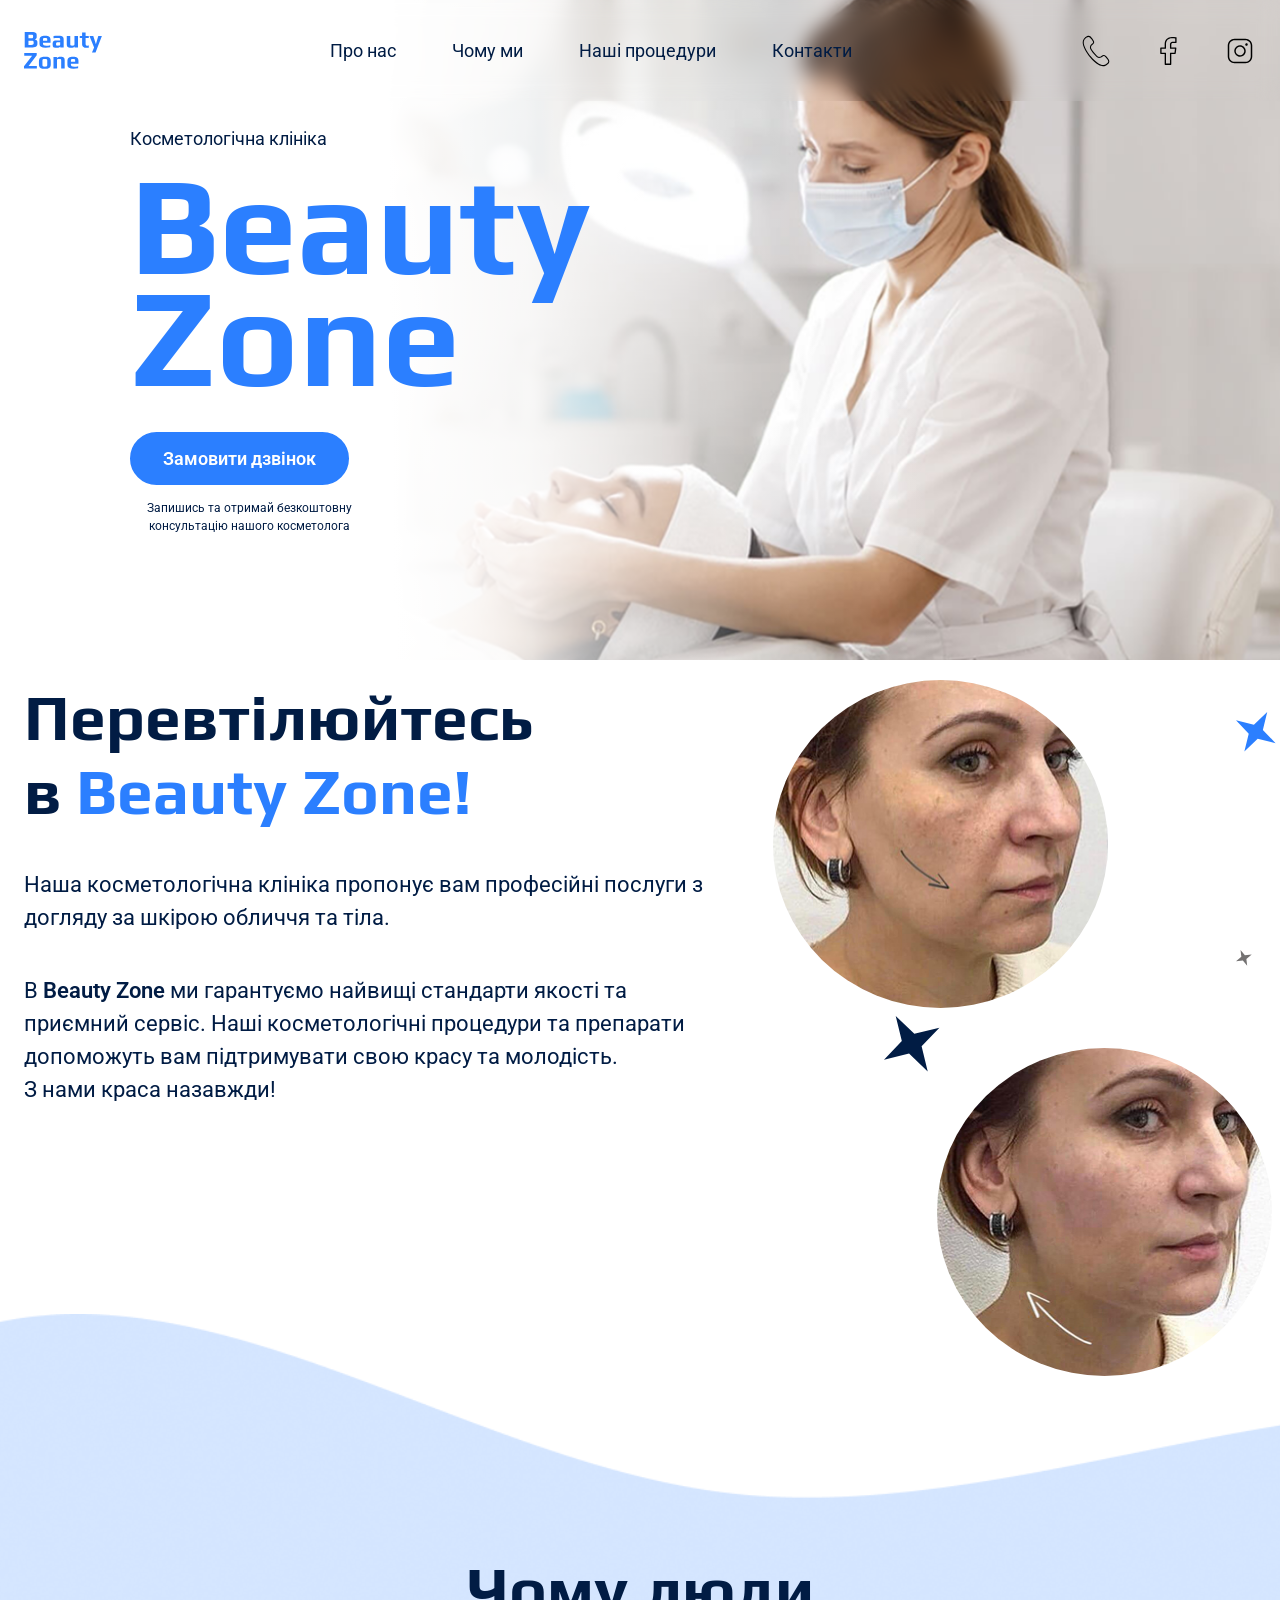
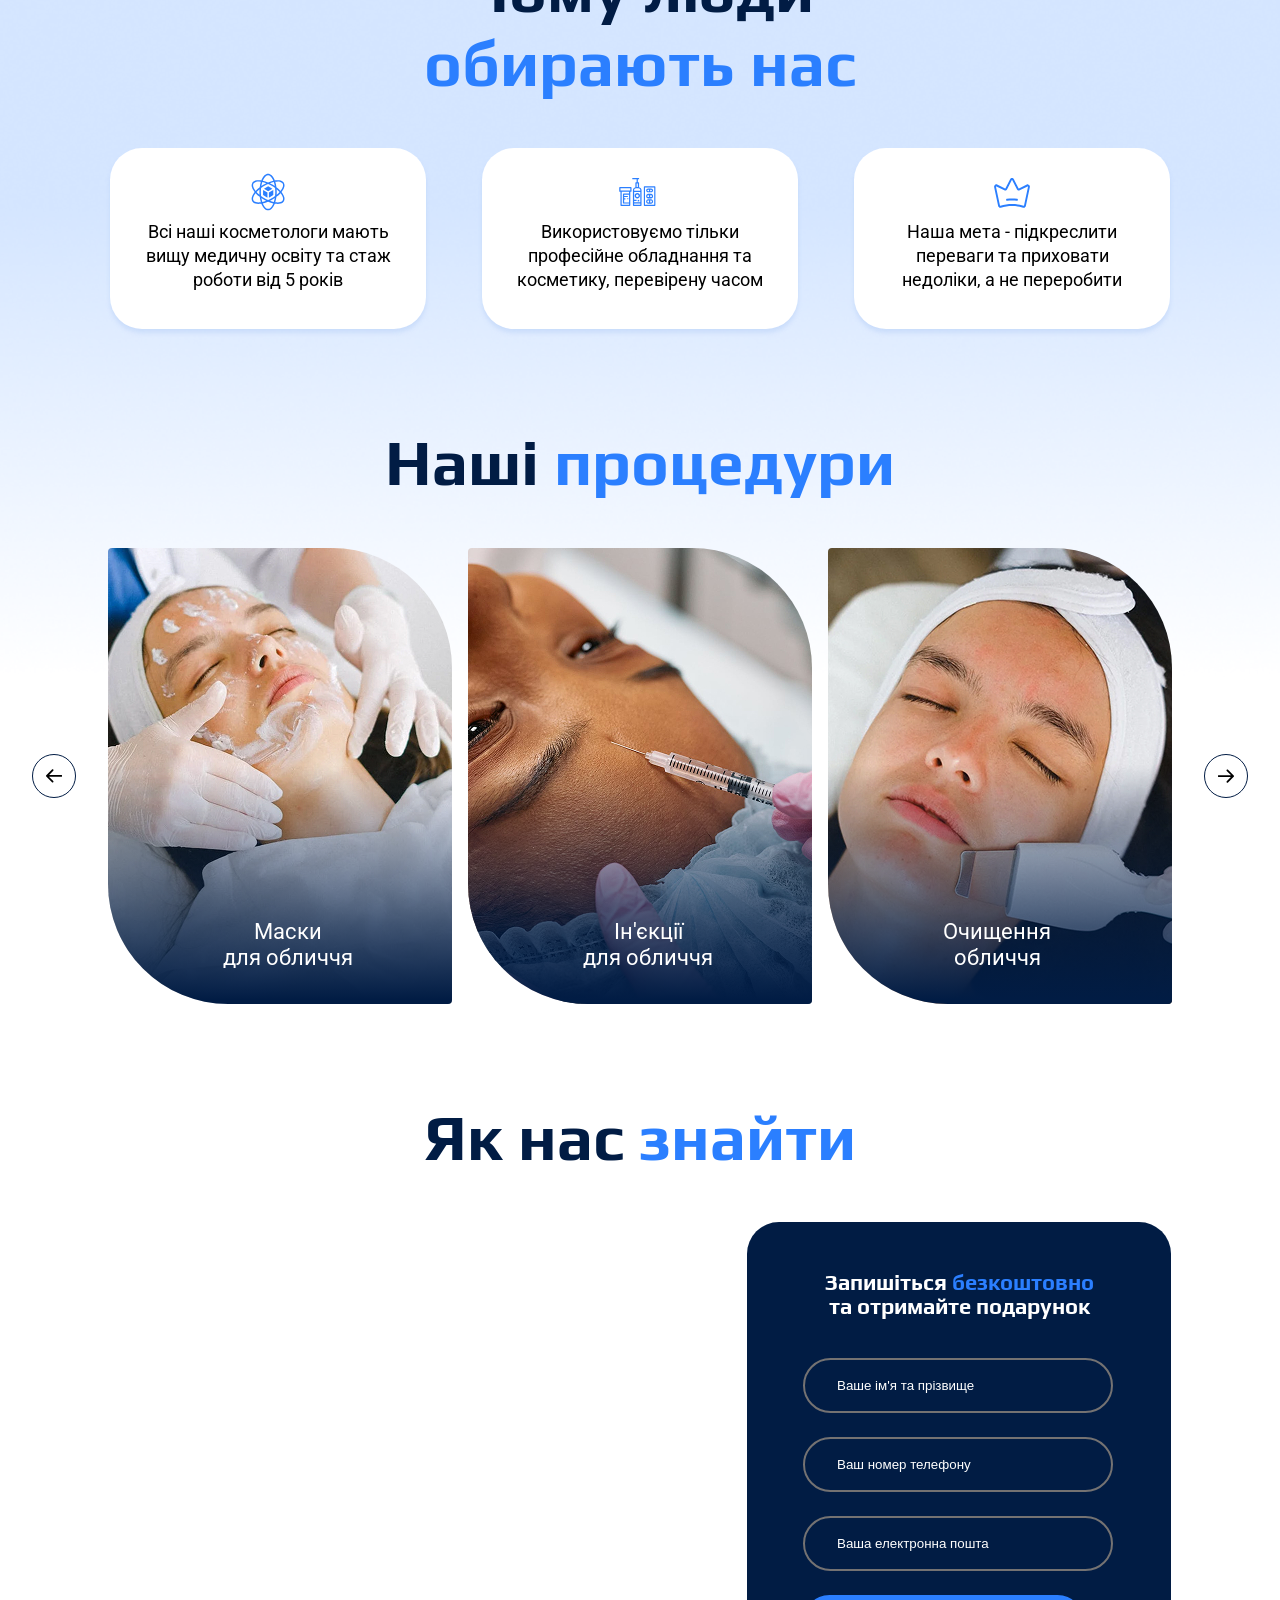
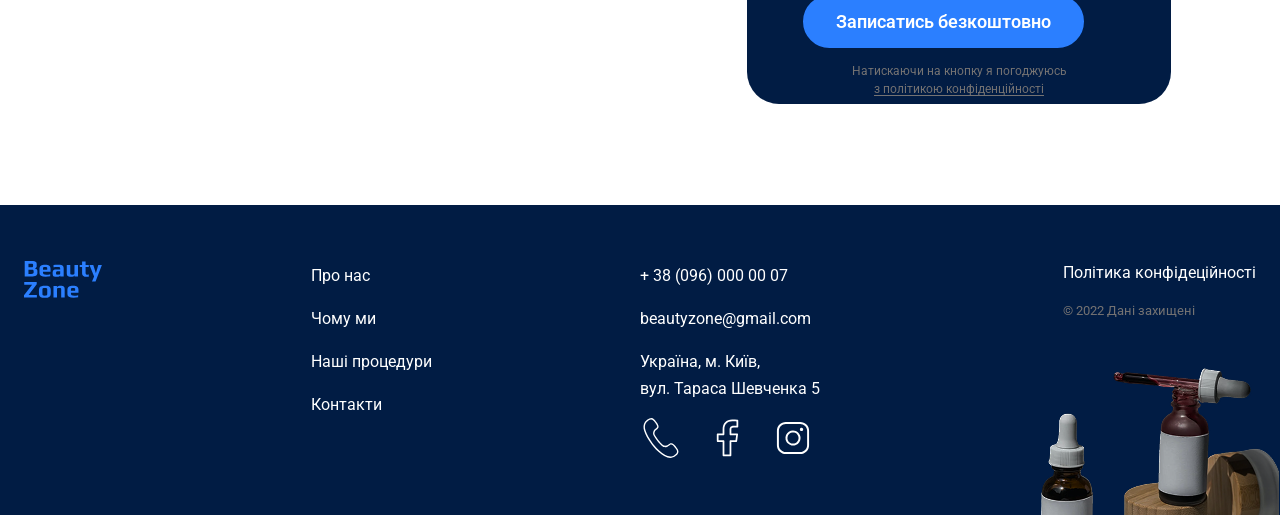
<file: index.html>
<!doctype html>
<html lang="uk">
  <head>
    <meta charset="UTF-8" />
    <meta name="viewport" content="width=device-width, initial-scale=1.0" />
    <title>Beauty Zone</title>
    <link rel="stylesheet" href="./styles.css" />
  </head>
  <body>
    <header class="header">
      <div class="container">
        <div class="header-container">
          <nav class="header-nav">
            <img src="./imagesbeauty/logo.svg" alt="logo" />
            <!-- Логотип -->
            <ul class="header-menu">
              <li><a class="link" href="#information">Про нас</a></li>
              <li><a class="link" href="#whywe">Чому ми</a></li>
              <li><a class="link" href="#procedures">Наші процедури</a></li>
              <li><a class="link" href="#contact">Контакти</a></li>
            </ul>
            <ul class="header-icons">
              <li>
                <a class="header-icon" href="#">
                  <svg width="32" height="32">
                    <use
                      href="./imagesbeauty/icon.sprite.svg#icon-telephone"
                    ></use>
                  </svg>
                </a>
              </li>
              <li>
                <a class="header-icon" href="#">
                  <svg width="32" height="32">
                    <use
                      href="./imagesbeauty/icon.sprite.svg#icon-facebook"
                    ></use>
                  </svg>
                </a>
              </li>
              <li>
                <a class="header-icon" href="#">
                  <svg width="32" height="32">
                    <use
                      href="./imagesbeauty/icon.sprite.svg#icon-instagram1"
                    ></use>
                  </svg>
                </a>
              </li>
            </ul>
          </nav>
        </div>
      </div>
    </header>
    <main>
      <section class="hero-section">
        <div class="container">
          <div class="hero-container">
            <p class="cosmetics">Косметологічна клініка</p>
            <h1 class="hero-title">Beauty Zone</h1>
            <button class="modal-btn-open" type="button">
              Замовити дзвінок
            </button>
            <p class="advice">
              Запишись та отримай безкоштовну консультацію нашого косметолога
            </p>
          </div>
        </div>
      </section>
      <section class="information-section" id="information">
        <div class="container">
          <div class="information-container">
            <div class="information-content">
              <h2 class="section-title">
                Перевтілюйтесь <br />
                в <span class="accent">Beauty Zone!</span>
              </h2>
              <p class="information-text">
                Наша косметологічна клініка пропонує вам професійні послуги з
                догляду за шкірою обличчя та тіла.
              </p>
              <p class="information-text">
                B <span class="beautyzone">Beauty Zone</span> ми гарантуємо
                найвищі стандарти якості та приємний сервіс. Наші косметологічні
                процедури та препарати допоможуть вам підтримувати свою красу та
                молодість. <br />
                З нами краса назавжди!
              </p>
            </div>
            <div class="image-information">
              <img
                class="images-info before"
                src="./imagesbeauty/women.jpg"
                alt="for a facelift"
              />
              <img
                class="images-info after"
                src="./imagesbeauty/after.jpg"
                alt="facelift result"
              />
            </div>
            <div class="information-stars">
              <svg class="star-1 animation" width="56" height="56">
                <use href="./imagesbeauty/information.svg#icon-Star-1"></use>
              </svg>
              <svg class="star-2 animation" width="40" height="40">
                <use href="./imagesbeauty/information.svg#icon-Star-2"></use>
              </svg>
              <svg class="star-3 animation" width="16" height="16">
                <use href="./imagesbeauty/information.svg#icon-Star-3"></use>
              </svg>
            </div>
          </div>
        </div>
      </section>
      <section class="whywe-section" id="whywe">
        <div class="container">
          <h2 class="section-title centered">
            Чому люди <br />
            <span class="accent">обирають нас</span>
          </h2>
          <ul class="whywe-list">
            <li class="whywe-item">
              <article class="whywe-card">
                <svg class="whywe-icons" width="48" height="48">
                  <use
                    href="./imagesbeauty/whywesprite.svg#icon-game-icons"
                  ></use>
                </svg>
                <h3 class="article-text">
                  Всі наші косметологи мають вищу медичну освіту та стаж роботи
                  від 5 років
                </h3>
              </article>
            </li>
            <li class="whywe-item">
              <article class="whywe-card">
                <svg class="whywe-icons" width="48" height="48">
                  <use
                    href="./imagesbeauty/whywesprite.svg#icon-medicinecosmetic"
                  ></use>
                </svg>
                <h3 class="article-text">
                  Використовуємо тільки професійне обладнання та косметику,
                  перевірену часом
                </h3>
              </article>
            </li>
            <li class="whywe-item">
              <article class="whywe-card">
                <svg class="whywe-icons" width="48" height="48">
                  <use
                    href="./imagesbeauty/whywesprite.svg#icon-ph_crown"
                  ></use>
                </svg>
                <h3 class="article-text">
                  Наша мета - підкреслити переваги та приховати недоліки, а не
                  переробити
                </h3>
              </article>
            </li>
          </ul>
        </div>
      </section>
      <section class="procedures-section" id="procedures">
        <div class="container">
          <h2 class="section-title centered">
            Наші <span class="accent">процедури</span>
          </h2>
          <div class="procedures-container">
            <button class="procedures-button" type="button">
              <svg width="16" height="16">
                <use href="./imagesbeauty/icon.sprite.svg#icon-Arrow-1"></use>
              </svg>
            </button>
            <ul class="procedures-list">
              <li class="procedures-item">
                <article class="procedures-card">
                  <img
                    class="procedures-photo"
                    src="./imagesbeauty/infection1.jpg"
                    alt="mackforface"
                  />
                  <h3 class="procedures-text">
                    Маски <br />
                    для обличчя
                  </h3>
                </article>
              </li>
              <li class="procedures-item">
                <article class="procedures-card">
                  <img
                    class="procedures-photo"
                    src="./imagesbeauty/injection2.jpg"
                    alt="injectionforface"
                  />
                  <h3 class="procedures-text">Ін'єкції <br />для обличчя</h3>
                </article>
              </li>
              <li class="procedures-item">
                <article class="procedures-card">
                  <img
                    class="procedures-photo"
                    src="./imagesbeauty/cleanface.jpg"
                    alt="Cleaningface"
                  />
                  <h3 class="procedures-text">
                    Очищення <br />
                    обличчя
                  </h3>
                </article>
              </li>
            </ul>
            <button class="procedures-button next" type="button">
              <svg width="16" height="16">
                <use href="./imagesbeauty/icon.sprite.svg#icon-Arrow-1"></use>
              </svg>
            </button>
          </div>
        </div>
      </section>
      <section class="contact-section" id="contact">
        <div class="container">
          <h2 class="section-title centered">
            Як нас <span class="accent">знайти</span>
          </h2>
          <div class="contact-container">
            <div class="contact-map">
              <iframe
                class="contact-maps"
                src="https://www.google.com/maps/embed?pb=!1m18!1m12!1m3!1d2540.4764350584833!2d30.51784687643743!3d50.450852171592274!2m3!1f0!2f0!3f0!3m2!1i1024!2i768!4f13.1!3m3!1m2!1s0x40d4ce50851426df%3A0x58296d35bd78df01!2z0L_RgNC-0LLRg9C70L7QuiDQotCw0YDQsNGB0LAg0KjQtdCy0YfQtdC90LrQsCwgNSwg0JrQuNGX0LIsINCj0LrRgNCw0ZfQvdCwLCAwMjAwMA!5e0!3m2!1suk!2spl!4v1777990065831!5m2!1suk!2spl"
                width="600"
                height="450"
                style="border: 0"
                allowfullscreen=""
                loading="lazy"
                referrerpolicy="no-referrer-when-downgrade"
              ></iframe>
            </div>
            <div class="contact-form">
              <form
                class="contact-forma"
                name="contact-form"
                autocomplete="off"
              >
                <h2 class="form-title contact-title">
                  Запишіться <span>безкоштовно</span> <br />
                  та отримайте подарунок
                </h2>
                <div class="form-field">
                  <label class="form-label visually-hidden" for="user-name"
                    >Ваше ім'я та прізвище</label
                  >
                  <input
                    class="form-input contact-input"
                    type="text"
                    id="user-name"
                    placeholder="Ваше ім'я та прізвище"
                    required
                    minlength="2"
                    maxlength="20"
                    pattern="^\S+\s+\S+$"
                  />
                </div>

                <div class="form-field">
                  <label class="form-label visually-hidden" for="user-tel"
                    >Ваш номер телефону</label
                  >
                  <input
                    class="form-input"
                    type="tel"
                    id="user-tel"
                    placeholder="Ваш номер телефону"
                    required
                    pattern="^\+380\d{9}$"
                  />
                </div>

                <div class="form-field">
                  <label class="form-label visually-hidden" for="user-email"
                    >Ваша електронна пошта</label
                  >
                  <input
                    class="form-input"
                    type="email"
                    id="user-email"
                    placeholder="Ваша електронна пошта"
                    required
                    pattern="^[^\s@]+@[^\s@]+\.[^\s@]+$"
                  />
                </div>
                <button class="modal-btn-open form-button" type="submit">
                  Записатись безкоштовно
                </button>
                <p class="policy-text contact-policy">
                  Натискаючи на кнопку я погоджуюсь
                  <a class="form-link" href="#">
                    <br />з політикою конфіденційності</a
                  >
                </p>
              </form>
            </div>
          </div>
        </div>
      </section>
    </main>
    <footer class="footer">
      <div class="container">
        <div class="footer-container">
          <nav class="footer-nav">
            <div class="footer-logo">
              <img src="./imagesbeauty/logo.svg" alt="logo" />
            </div>
            <ul class="footer-menu">
              <li><a class="link2" href="#information">Про нас</a></li>
              <li><a class="link2" href="#whywe">Чому ми</a></li>
              <li><a class="link2" href="#procedures">Наші процедури</a></li>
              <li><a class="link2" href="#contact">Контакти</a></li>
            </ul>
          </nav>
          <address class="footer-address">
            <div class="footer-contacts">
              <ul class="address-contacts">
                <li>
                  <a class="link2" href="tel:+380960000007"
                    >+ 38 (096) 000 00 07</a
                  >
                </li>
                <li>
                  <a class="link2" href="mailto:beautyzone@gmail.com"
                    >beautyzone@gmail.com</a
                  >
                </li>
                <li>
                  <a
                    class="link2"
                    href="https://maps.app.goo.gl/q9Lt5oBZmS26TMnf6"
                    target="_blank"
                    >Україна, м. Київ, <br />
                    вул. Тараса Шевченка 5</a
                  >
                </li>
              </ul>
              <div class="footer-social-media">
                <a href="#">
                  <svg class="footer-icons" width="42" height="42">
                    <use
                      href="./imagesbeauty/icon.sprite.svg#icon-telephone"
                    ></use>
                  </svg>
                </a>
                <a href="">
                  <svg class="footer-icons" width="42" height="42">
                    <use
                      href="./imagesbeauty/icon.sprite.svg#icon-facebook"
                    ></use>
                  </svg>
                </a>
                <a href="">
                  <svg class="footer-icons" width="42" height="42">
                    <use
                      href="./imagesbeauty/icon.sprite.svg#icon-instagram1"
                    ></use>
                  </svg>
                </a>
              </div>
            </div>
            <div class="address-info">
              <a class="address-link" href="" target="_blank"
                >Політика конфідеційності</a
              >
              <p class="adress-copyright">&copy; 2022 Дані захищені</p>
            </div>
          </address>
        </div>
      </div>
    </footer>
    <div class="backdrop is-hidden">
      <div class="modal">
        <button class="modal-btn-close" type="button">Close</button>
        <h2 class="form-title">Замовити дзвінок</h2>
        <p class="form-text">
          Запишіться <span>безкоштовно</span><br />та отримайте подарунок
        </p>
        <form class="modal-form" name="modal-form" autocomplete="off">
          <div class="form-field">
            <label class="form-label visually-hidden" for="user-name"
              >Ваше ім'я та прізвище</label
            >
            <input
              class="form-input"
              type="text"
              id="user-name"
              placeholder="Ваше ім'я та прізвище"
              required
              minlength="2"
              maxlength="20"
              pattern="^\S+\s+\S+$"
            />
          </div>

          <div class="form-field">
            <label class="form-label visually-hidden" for="user-tel"
              >Ваш номер телефону</label
            >
            <input
              class="form-input"
              type="tel"
              id="user-tel"
              placeholder="Ваш номер телефону"
              required
              pattern="^\+380\d{9}$"
            />
          </div>

          <div class="form-field">
            <label class="form-label visually-hidden" for="user-email"
              >Ваша електронна пошта</label
            >
            <input
              class="form-input"
              type="email"
              id="user-email"
              placeholder="Ваша електронна пошта"
              required
              pattern="^[^\s@]+@[^\s@]+\.[^\s@]+$"
            />
          </div>
          <button class="modal-btn-open form-button" type="submit">
            Записатись безкоштовно
          </button>
          <p class="policy-text">
            Натискаючи на кнопку я погоджуюсь
            <a class="form-link" href="#">
              <br />
              з політикою конфіденційності
            </a>
          </p>
        </form>
      </div>
    </div>
    <script src="./modal.js"></script>
  </body>
</html>
</file>
<file: styles.css>
/* roboto-regular - cyrillic_latin */
@font-face {
    font-display: swap;
    /* Check https://developer.mozilla.org/en-US/docs/Web/CSS/@font-face/font-display for other options. */
    font-family: 'Roboto';
    font-style: normal;
    font-weight: 400;
    src: url('./fonts/roboto-v51-cyrillic_latin-regular.woff2') format('woff2');
    /* Chrome 36+, Opera 23+, Firefox 39+, Safari 12+, iOS 10+ */
}

/* roboto-600 - cyrillic_latin */
@font-face {
    font-display: swap;
    /* Check https://developer.mozilla.org/en-US/docs/Web/CSS/@font-face/font-display for other options. */
    font-family: 'Roboto';
    font-style: normal;
    font-weight: 600;
    src: url('./fonts/roboto-v51-cyrillic_latin-600.woff2') format('woff2');
    /* Chrome 36+, Opera 23+, Firefox 39+, Safari 12+, iOS 10+ */
}
/* play-regular - cyrillic_latin */
@font-face {
    font-display: swap;
    /* Check https://developer.mozilla.org/en-US/docs/Web/CSS/@font-face/font-display for other options. */
    font-family: 'Play';
    font-style: normal;
    font-weight: 400;
    src: url('./fonts/play-v21-cyrillic_latin-regular.woff2') format('woff2');
    /* Chrome 36+, Opera 23+, Firefox 39+, Safari 12+, iOS 10+ */
}

/* play-700 - cyrillic_latin */
@font-face {
    font-display: swap;
    /* Check https://developer.mozilla.org/en-US/docs/Web/CSS/@font-face/font-display for other options. */
    font-family: 'Play';
    font-style: normal;
    font-weight: 700;
    src: url('./fonts/play-v21-cyrillic_latin-700.woff2') format('woff2');
    /* Chrome 36+, Opera 23+, Firefox 39+, Safari 12+, iOS 10+ */
}
/* basic color  */
:root{
    --color--brand:#2B7FFF;
    --color--brand--dark: #011C44;
    --color--white: #FFFFFF;
    --color-secondary-light:#747272;

}
*{
    box-sizing: border-box;
}
*,
*::before,
*::after {
    box-sizing: border-box;
}
h1,
h2,
h3,
h4,
h5,
h6,
p,
ul,
address
{
    margin: 0;
}
body{
    font-family: 'Roboto', sans-serif;
    font-weight: 400;
    font-size: 18px;
    line-height: 1.5;
    background-color: var(--color--white) ;
    margin: 0;
}
ul{
    list-style-type: none;
    padding-left: 0;
}
.container{
    max-width: 1288px;
    margin: 0 auto;
    padding: 0 24px;
}

/* all section */

.section-title .accent {
    color: var(--color--brand);
}

/* section title */

.section-title {
    font-family: 'Play', sans-serif;
    color: var(--color--brand--dark);
    font-weight: 700;
    font-size: 64px;
    line-height: 1.16;
    margin-bottom: 40px;
}
.centered{
    text-align: center;
    margin-bottom: 48px;
    margin-top: 0;
}

/* header */

.header {
    position: absolute;
    top: 0;
    left: 0;
    width: 100%;
    padding: 32px 0;
    background-image: linear-gradient(rgba(255, 255, 255, 0.25));
    backdrop-filter: blur(10px);
}

.header-container{
    display: flex;
    align-items: center;
}
.header-nav{
    display: flex;
        justify-content: space-between;
        align-items: center;
        width: 100%;
}
.header-menu{
    display: flex;
    gap: 56px; 
}
.header-icons{
    display: flex;
    flex-direction: row;
    gap: 40px;
}
.header-icon{
    display: flex;
    color: var(--color--brand--dark);
}

/* main section */

.hero-section{
    background-image:linear-gradient(89.38deg, #FFFFFF 30.62%, rgba(255, 255, 255, 0.850898) 41.31%, rgba(255, 255, 255, 0.193204) 58.65%, rgba(255, 255, 255, 0) 72.78%),url('./imagesbeauty/hero-background.png');
    /* background-image: linear-gradient(94deg, #fff 9.65%, rgba(255, 255, 255, 0.85) 26.08%, rgba(255, 255, 255, 0.19) 52.74%, rgba(255, 255, 255, 0) 74.46%);*/
    background-repeat: no-repeat; 
    background-size: cover;
   background-position: center right;
   padding: 125px 0;
}

.hero-title{
    width: 529px;
    color: var(--color--brand);
    font-family: 'Play', sans-serif;
     font-weight: 700;
    font-size: 140px;
    line-height: 0.8;
    text-align: left;
    margin: 0 0 40px 0; 
}
.hero-container{
    display: flex;
    padding-left: 106px;
    flex-direction: column;
}
h1, h2{
    font-family: 'Play';
}
.modal-btn-open{
    display: flex;
    width: 219px;
    height: 53px;
    color:var(--color--white);
    background-color: var(--color--brand);
    font-family: inherit;
    font-weight: 600;
   border-radius: 32px;
   font-size: 18px;
   border: 2px solid var(--color--brand);
   flex-direction: row;
    cursor: pointer;
    align-items: center;
    justify-content: center;
   gap: 10px;
   margin-bottom: 14px;
}
.modal-btn-open:hover{
    color: var(--color--brand--dark);
    background-color: transparent;
}
.advice{
    width: 238px;
    height: 36px;
    font-size: 12px;
    text-align: center;
}
.cosmetics{
    font-size: 18px;
    margin-bottom: 16px;
}

/* section information */

.information-section{
    padding: 20px 0 88px 0;
}
.information-container{
    position: relative;
    display: flex;
    gap: 40px;
}
.information-content{
    display: flex;
    flex-direction: column;
}
.image-information{
    display: flex;
    flex-direction: column;
    flex-shrink: 0;
    gap: 40px;
    width: 499px;
    

}
.images-info{
    width: 335px;
     height: 328px;
    border-radius: 50%;
}
.images-info.before{
    align-self: flex-start;
}

.star-1{
    position: absolute;
    fill: var(--color--brand--dark);
    top: 336px;
    left: 860px;
}
.star-2{
    position: absolute;
    fill: var(--color--brand);
    left: 1212px;
    top: 32px;
}
.star-3 {
    position: absolute;
    fill: var(--color-secondary-light);
    left: 1212px;
    top: 270px;
}
.animation{
    animation: spin 8s linear infinite;
}
@keyframes spin{
    0%{
        transform: rotate(0deg);
    }
    100%{
        transform: rotate(360deg);
    }
}
/* .image-information::before{
    position: absolute;
    background-image: url(./imagesbeauty/Star-2.png);
    background-repeat: no-repeat;
    right: 14px;
    top: 34px;
    width: 40px;
    height: 40px;
    content: '';

}
.image-information::after{
    position: absolute;
    background-image: url(./imagesbeauty/Star-1.png);
    width: 56px;
    height: 56px;
    bottom: 290px;
    left: 120px;
    content: '';
}
.information-section::after{
    position: absolute;
    background-image: url(./imagesbeauty/Star-3.png);
    width: 16px;
    height: 16px;
    top: 308px;
    right: 350px;
    content: '';
} */
.images-info.after{
    align-self: flex-end;
}

.information-text{
    margin-bottom: 40px;
    width: 709px;
}
.beautyzone {
    font-weight: 600;
}
p{
    font-size: 22px;
    color: var(--color--brand--dark);
}


/* whywe section */

.whywe-section{
    position: relative;
    padding: 88px 0 48px 0;
}
.whywe-section::before{
    position: absolute;
    top: -150px;
    left: -120px; 
    background-image: url(./imagesbeauty/background-whywe.png);
    background-repeat: no-repeat;
    background-size: cover;
    width: 1850px;
    height: 1785px;
    z-index: -1;
    content:'';
}
.whywe-list{
display: flex;
gap: 56px;
width: 1060px;
margin: 0 auto;
padding: 0;
}
.whywe-card{
    width: 316px;
    height: 181px;
    border-radius: 32px;
    background-color: var(--color--white);
    padding: 24px 32px;
    box-shadow: 0 4px 4px 0 rgba(168, 198, 245, 0.38);
}

.whywe-icons{
    display: block;
    box-sizing: border-box;
    margin: 0 auto;
    padding-bottom: 8px;
    fill: var(--color--brand);
    
}

.article-text{
    font-size: 18px;
    font-weight: 400;
    line-height: 24px;
    text-align: center;
}

/* /* procedures section */

.procedures-section{
    padding: 48px 0;
}
.procedures-container{
    display: flex;
    gap: 32px;
    align-items: center;
    justify-content: center;
}
.procedures-list{
 display: flex;
 gap: 16px;
 
}
.procedures-card{
    display: flex;
    flex-direction: column;
    position: relative;
    width: 344px;
    height: 456px;
    background-image: linear-gradient(180deg, rgba(1, 28, 68, 0) 47.4%, rgba(1, 28, 68, 0.73) 82.66%, #011c44 99.06%);
    border-radius: 4px 120px 4px 120px;
}

.procedures-photo{
   border-radius: 4px 120px 4px 120px;
    width: 344px;
    height: 456px;
    z-index: -1;
}

.procedures-item{
    flex-basis: calc((100% - 32px)/ 3);
}

.procedures-text{
    color: var(--color--white); 
    position: absolute;
    bottom: 0;
    left: 115px;
    margin-bottom: 32px;
    text-align: center;
    font-size: 22px;
    font-weight: inherit;
    line-height: 1.2;  
}
.procedures-button{
    display: flex;
    color: var(--color--brand--dark);
    background-color: transparent;
    border: 1px solid var(--color--brand--dark);
    width: 44px;
    height: 44px;
    flex-shrink: 0;
    border-radius: 50%;
    align-items: center;
    justify-content: center;
    cursor: pointer;
}
.procedures-button.next{
    transform: rotate(180deg);
}
.procedures-button:hover{
    fill: var(--color--white);
    background-color: var(--color--brand);
    border: 1px solid var(--color--white);
}

/* contact section */

.contact-section{
    padding: 48px 0 96px 0;
    margin: 0 auto;
}

.contact-container{
    display: flex;
    gap: 32px;
    justify-content: center;
}
.contact-map{
    border-radius: 32px;

}
.contact-forma{
    width: 424px;
    height: 482px;
    background-color: var(--color--brand--dark);
    box-sizing: border-box;
    padding: 48px 56px;
    border-radius: 32px;
}
.form-title.contact-title{
    font-weight: 600;
    font-size: 22px;
}
.contact-title span{
    color: var(--color--brand);
}
.contact-policy{
    text-align: center;   
}
.form-input.contact-input{
    transition: background-color 0.2s;
}
.contact-maps{
    border-radius: 32px;
    width: 606px;
        height: 480px;
}

/* nav */

.footer{
    background-color: var(--color--brand--dark);
    padding: 56px 0;
    position: relative;
}
.footer-container{
    display: flex;
    justify-content: space-between;
    align-items: flex-start;
}
.footer-logo {
    flex-grow: 1;
}
.footer-nav{
    display: flex;
    flex-basis: 50%;
}
.footer-address{
    display: flex;
    flex-basis: 50%;
}
.footer-menu{
    display: flex;
    flex-grow: 1;
    flex-direction: column;
    justify-content: start;
    gap: 16px;
}
.footer::after{
    background-image: url(./imagesbeauty/footer-photo.png);
    position: absolute;
    background-repeat: no-repeat;
    width: 248px;
    height: 152px;
    bottom: 0;
     right: 0;
    content: '';
}
.address-contacts{
    display: flex;
    flex-grow: 1;
    flex-direction: column;
    gap: 16px;
}
.address-info{
    /* position: relative; */
    display: flex;
    flex-direction: column;
    gap: 16px;
}
.footer-contacts{
    display: flex;
    flex-grow: 1;
    gap: 16px;
    flex-direction: column;
}
.footer-social-media{
    display: flex;
        flex-direction: row;
        align-items: flex-start;
        padding: 0px;
        gap: 24px;

}
.footer-icons{
    display: flex;
    fill: var(--color--white);
    flex-direction: row;
    align-items: flex-start;
    gap: 30px;
}
    
.link{
    color: var(--color--brand--dark);
    text-decoration: none;
    transition: color 0.2s;
}
.link:hover{
   color: var(--color--brand);
   text-decoration: none;
}
.link2{
    color:var(--color--white);
    font-size: 16px;
    font-style: normal;
    text-decoration: none;
    transition: color 0.2s ;
}
.link2:hover{
    color: var(--color--brand);
}
.address-link{
    color: #FFFFFF;
    font-size: 16px;
    font-style: normal;
    text-decoration: none;
    transition: color 0.2s;
}
.address-link:hover{
    color: var(--color--brand);
}
.adress-copyright{
    font-size: 13px;
    color: #747272;
    font-style: normal;
}
/* modal */
.backdrop{
    display: flex;
    justify-content: center;
    align-items: center;
    position: fixed;
    top: 0;
    bottom: 0;
    right: 0;
    left: 0;
    background-color: rgba(0, 0, 0, 0.5);
    transition: opacity 0.2s , visibility 0.2s;
}
.modal{
    position: relative;
    width: 724px;
    padding: 42px 144px;
    background-color: var(--color--brand--dark);
    border-radius: 48px;
}
.modal-btn-close{
   position: absolute;
   top: 42px;
   right: 42px;
}
.backdrop.is-hidden {
    opacity: 0;
    visibility: hidden;
    pointer-events: none;
}

/* form */
.form-field{
    margin-bottom: 24px;
}
.form-input{
    padding: 18px 32px;
    width: 310px;
    border: 2px solid var(--color-secondary-light);
    border-radius: 32px;
    background-color: transparent;
    transition: background-color 0.2s;
}
.form-input::placeholder{
    color: var(--color--white);
}
.form-input:focus{
    background-color: var(--color-secondary-light);
    outline: none;
}
.form-button{
    width: 281px;
}
.form-button:hover{
    color: var(--color--white);
}
.modal-form{
  display: flex;
  flex-direction: column;
  justify-content: center;
  align-items: center;
}
.form-label{
    display: block;
}
.form-title{
    color: var(--color--white);
    font-weight: 700;
    font-size: 64px;
    line-height: 1.1;
    margin-bottom: 40px;
    text-align: center;
}
.form-text{
    color: var(--color--white);
    font-weight: 600;
    font-size: 22px;
    margin-bottom: 32px;
    text-align: center;
}
.form-text span{
    color: var(--color--brand);
}
.policy-text{
    font-weight: 400;
    font-size: 12px;
    color: var(--color-secondary-light);
    text-align: center;
}
.form-link{
    color: var(--color-secondary-light);
    text-underline-offset: 2px;
}
.visually-hidden {
    position: absolute;
    left: -10000px;
    top: auto;
    width: 1px;
    height: 1px;
    overflow: hidden;
}
</file>
